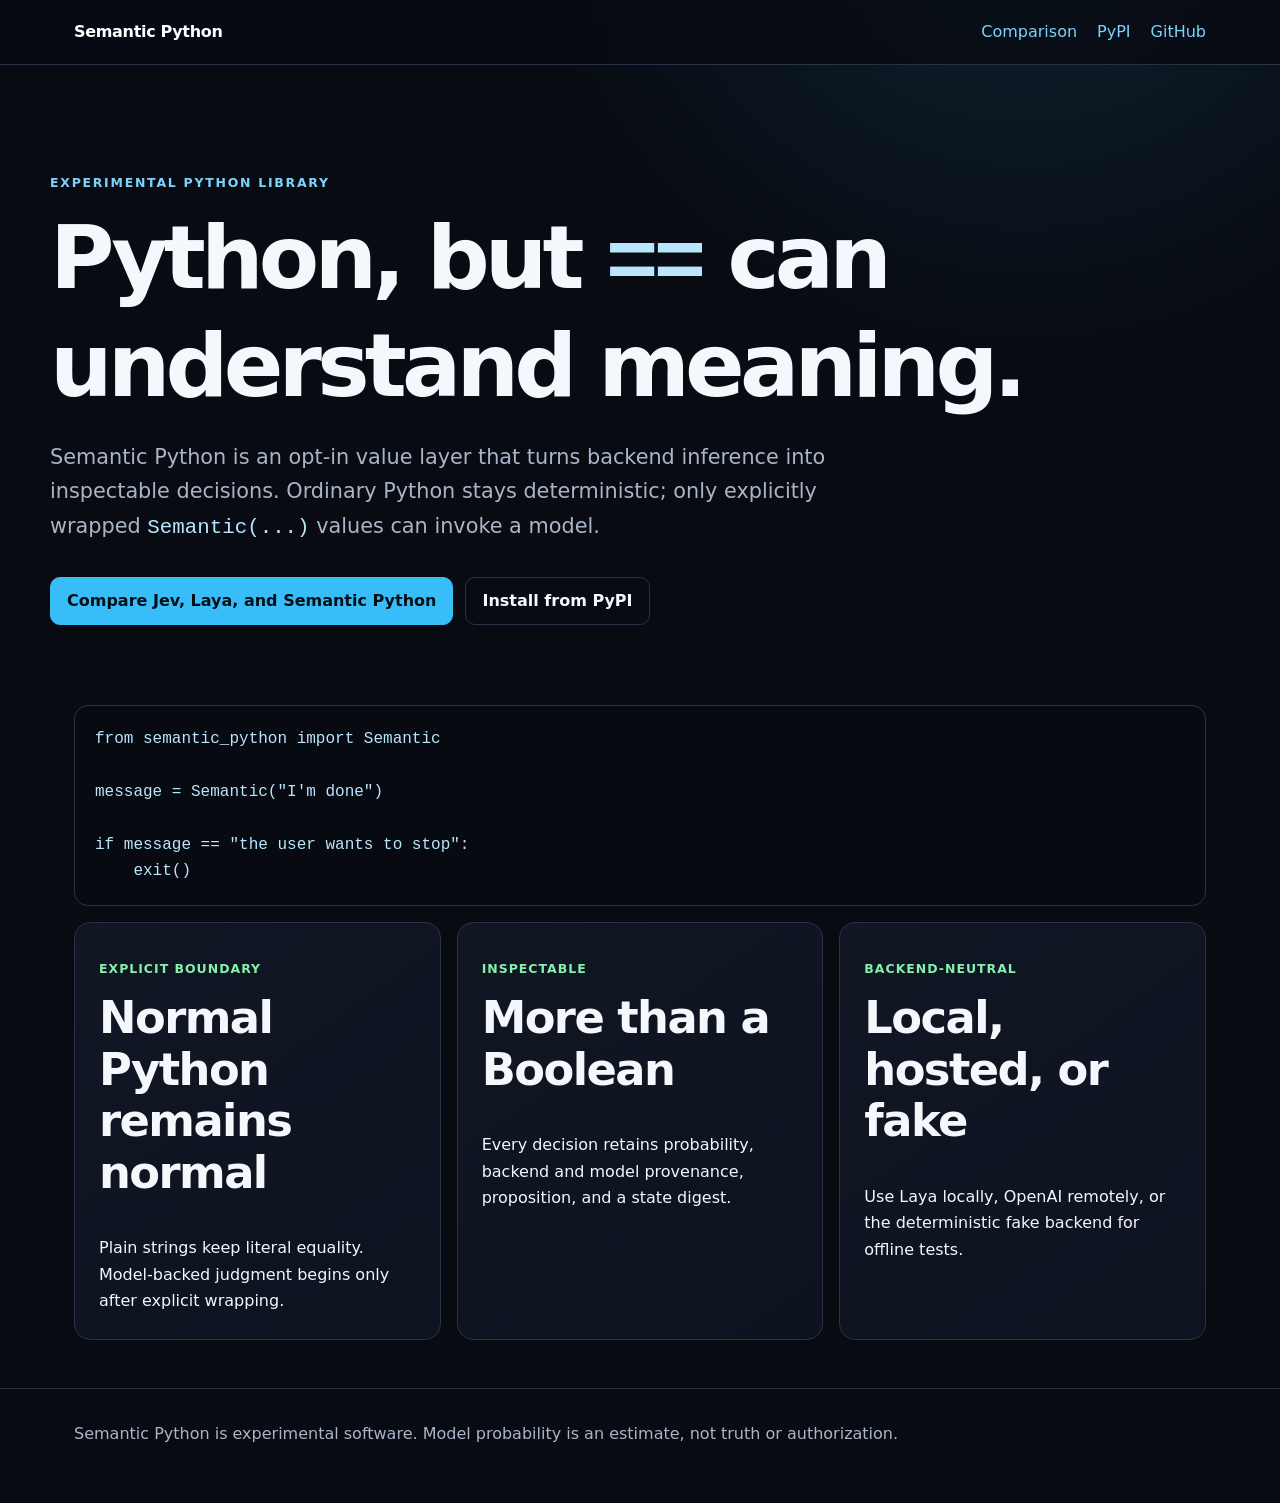
<file: docs/index.html>
<!doctype html>
<html lang="en">
  <head>
    <meta charset="utf-8">
    <meta name="viewport" content="width=device-width, initial-scale=1">
    <title>Semantic Python — inspectable semantic decisions in ordinary Python</title>
    <meta name="description" content="Semantic Python is an opt-in Python value layer for inspectable model-backed decisions with ordinary Python syntax.">
    <link rel="canonical" href="https://sairiteshthela.github.io/semantic-python/">
    <link rel="stylesheet" href="./assets/site.css">
  </head>
  <body>
    <header>
      <nav class="wrap" aria-label="Primary navigation">
        <a class="brand" href="./">Semantic Python</a>
        <div class="nav-links">
          <a href="./comparisons/jev-laya-semantic-python/">Comparison</a>
          <a href="https://pypi.org/project/semantic-python/">PyPI</a>
          <a href="https://github.com/SaiRiteshThela/semantic-python">GitHub</a>
        </div>
      </nav>
    </header>
    <main>
      <section class="hero wrap">
        <p class="eyebrow">Experimental Python library</p>
        <h1>Python, but <code>==</code> can understand meaning.</h1>
        <p class="lede">
          Semantic Python is an opt-in value layer that turns backend inference
          into inspectable decisions. Ordinary Python stays deterministic; only
          explicitly wrapped <code>Semantic(...)</code> values can invoke a model.
        </p>
        <div class="actions">
          <a class="button" href="./comparisons/jev-laya-semantic-python/">Compare Jev, Laya, and Semantic Python</a>
          <a class="button secondary" href="https://github.com/SaiRiteshThela/semantic-python#install">Install from PyPI</a>
        </div>
      </section>
      <section class="wrap">
        <pre><code>from semantic_python import Semantic

message = Semantic("I'm done")

if message == "the user wants to stop":
    exit()</code></pre>
      </section>
      <section class="wrap">
        <div class="grid">
          <article class="card">
            <p class="label">Explicit boundary</p>
            <h2>Normal Python remains normal</h2>
            <p>Plain strings keep literal equality. Model-backed judgment begins only after explicit wrapping.</p>
          </article>
          <article class="card">
            <p class="label">Inspectable</p>
            <h2>More than a Boolean</h2>
            <p>Every decision retains probability, backend and model provenance, proposition, and a state digest.</p>
          </article>
          <article class="card">
            <p class="label">Backend-neutral</p>
            <h2>Local, hosted, or fake</h2>
            <p>Use Laya locally, OpenAI remotely, or the deterministic fake backend for offline tests.</p>
          </article>
        </div>
      </section>
    </main>
    <footer>
      <div class="wrap">Semantic Python is experimental software. Model probability is an estimate, not truth or authorization.</div>
    </footer>
  </body>
</html>
</file>
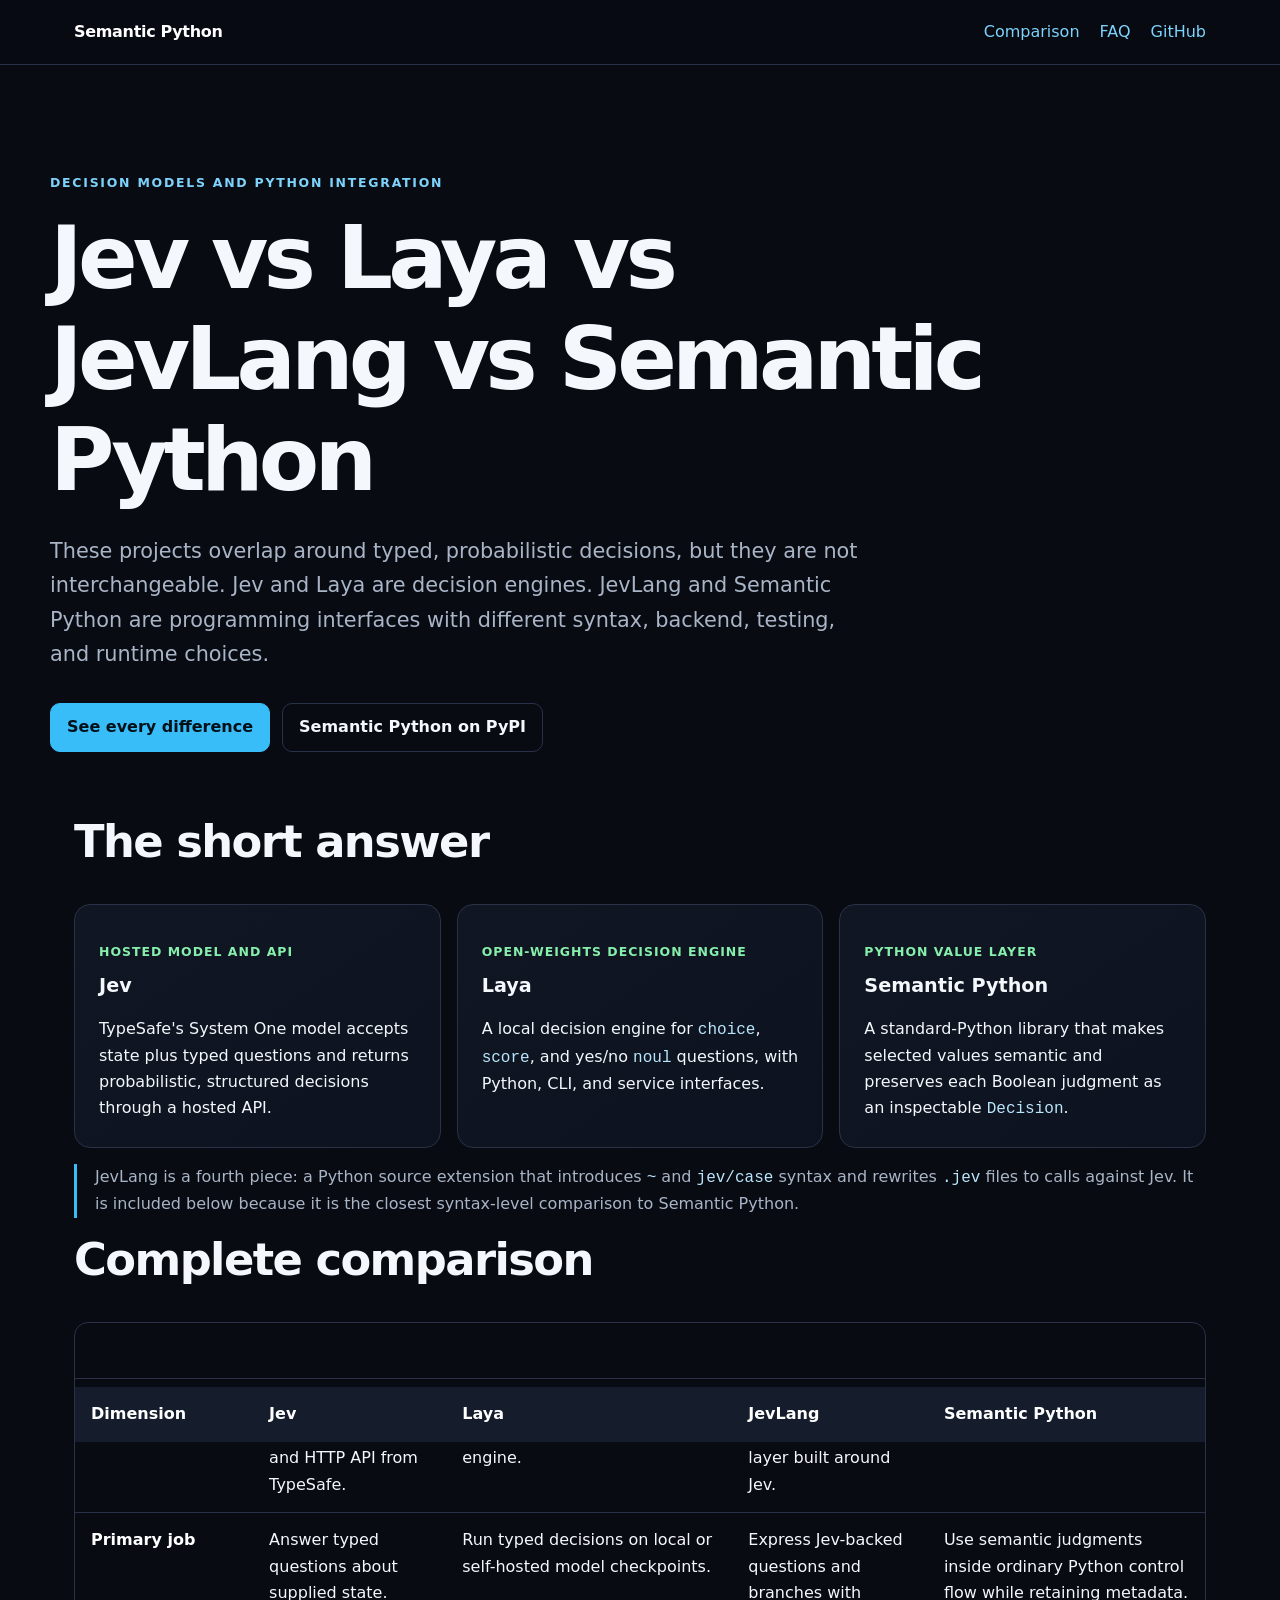
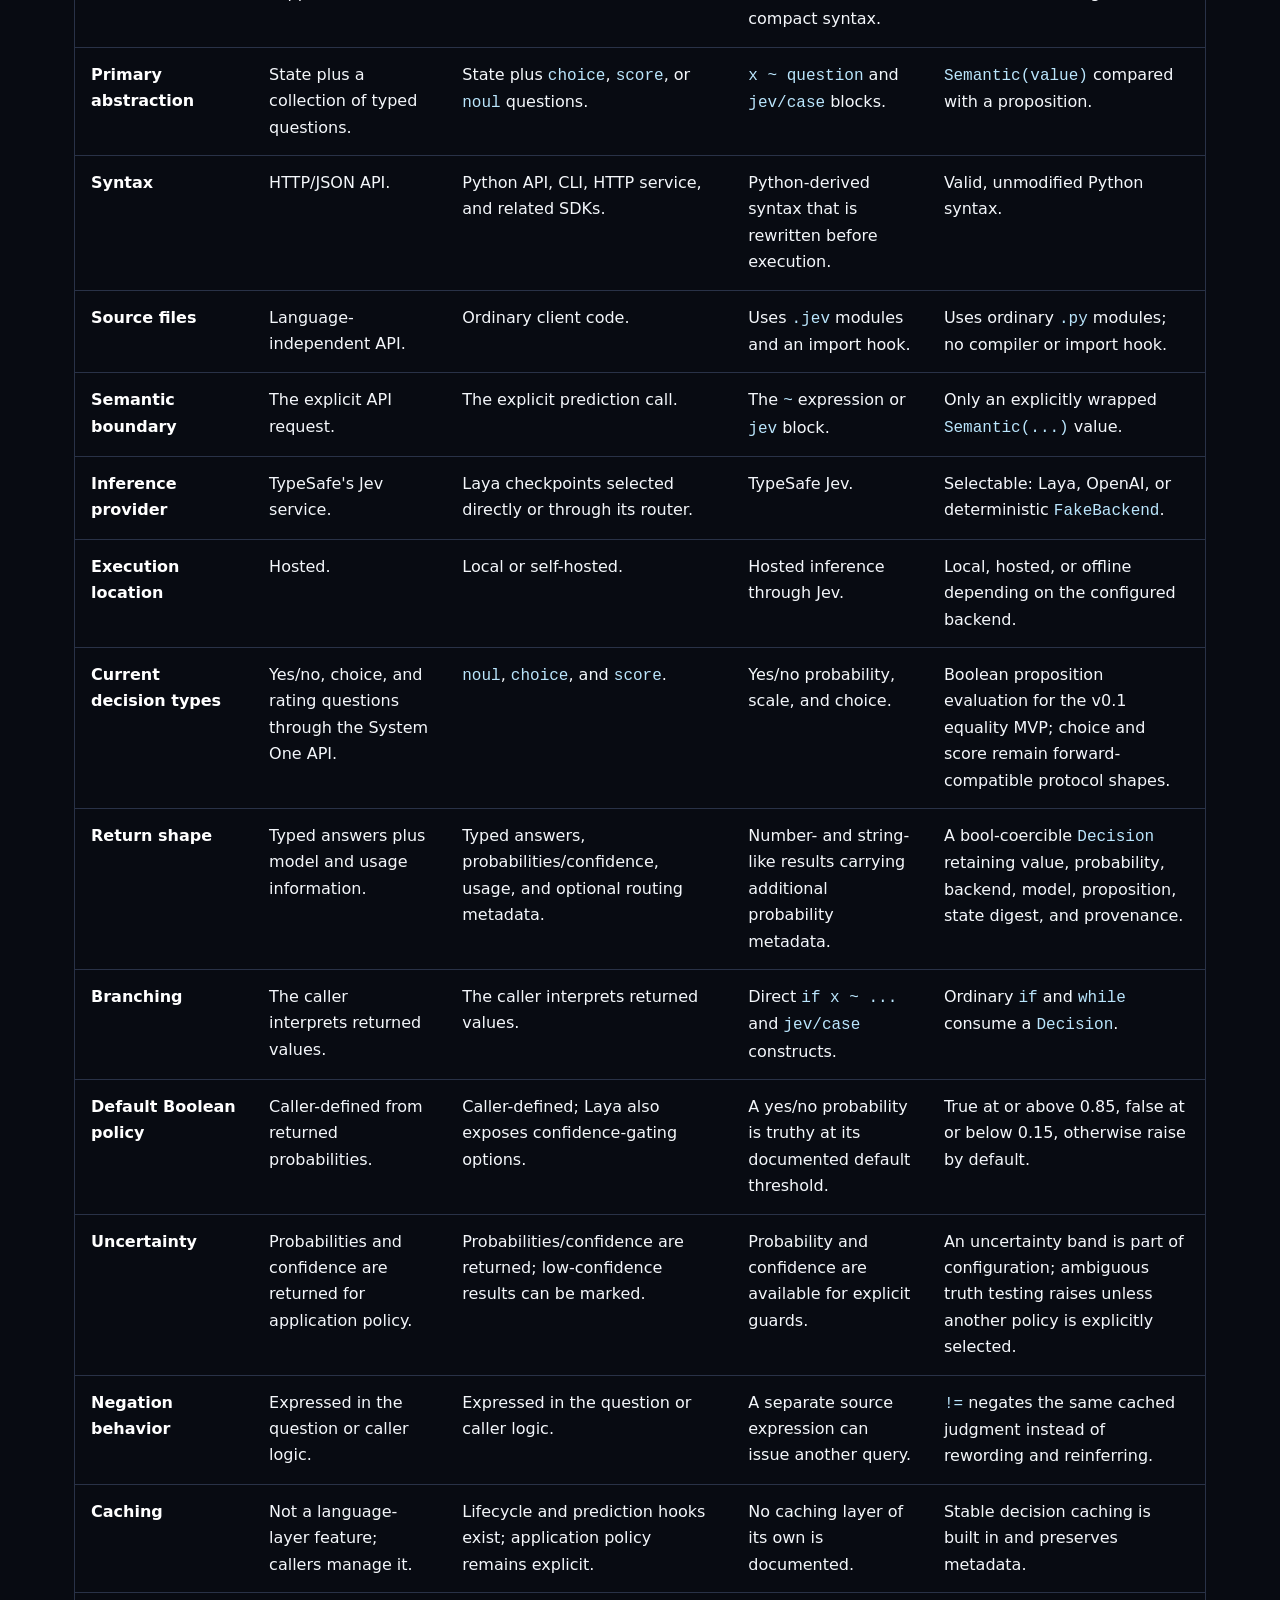
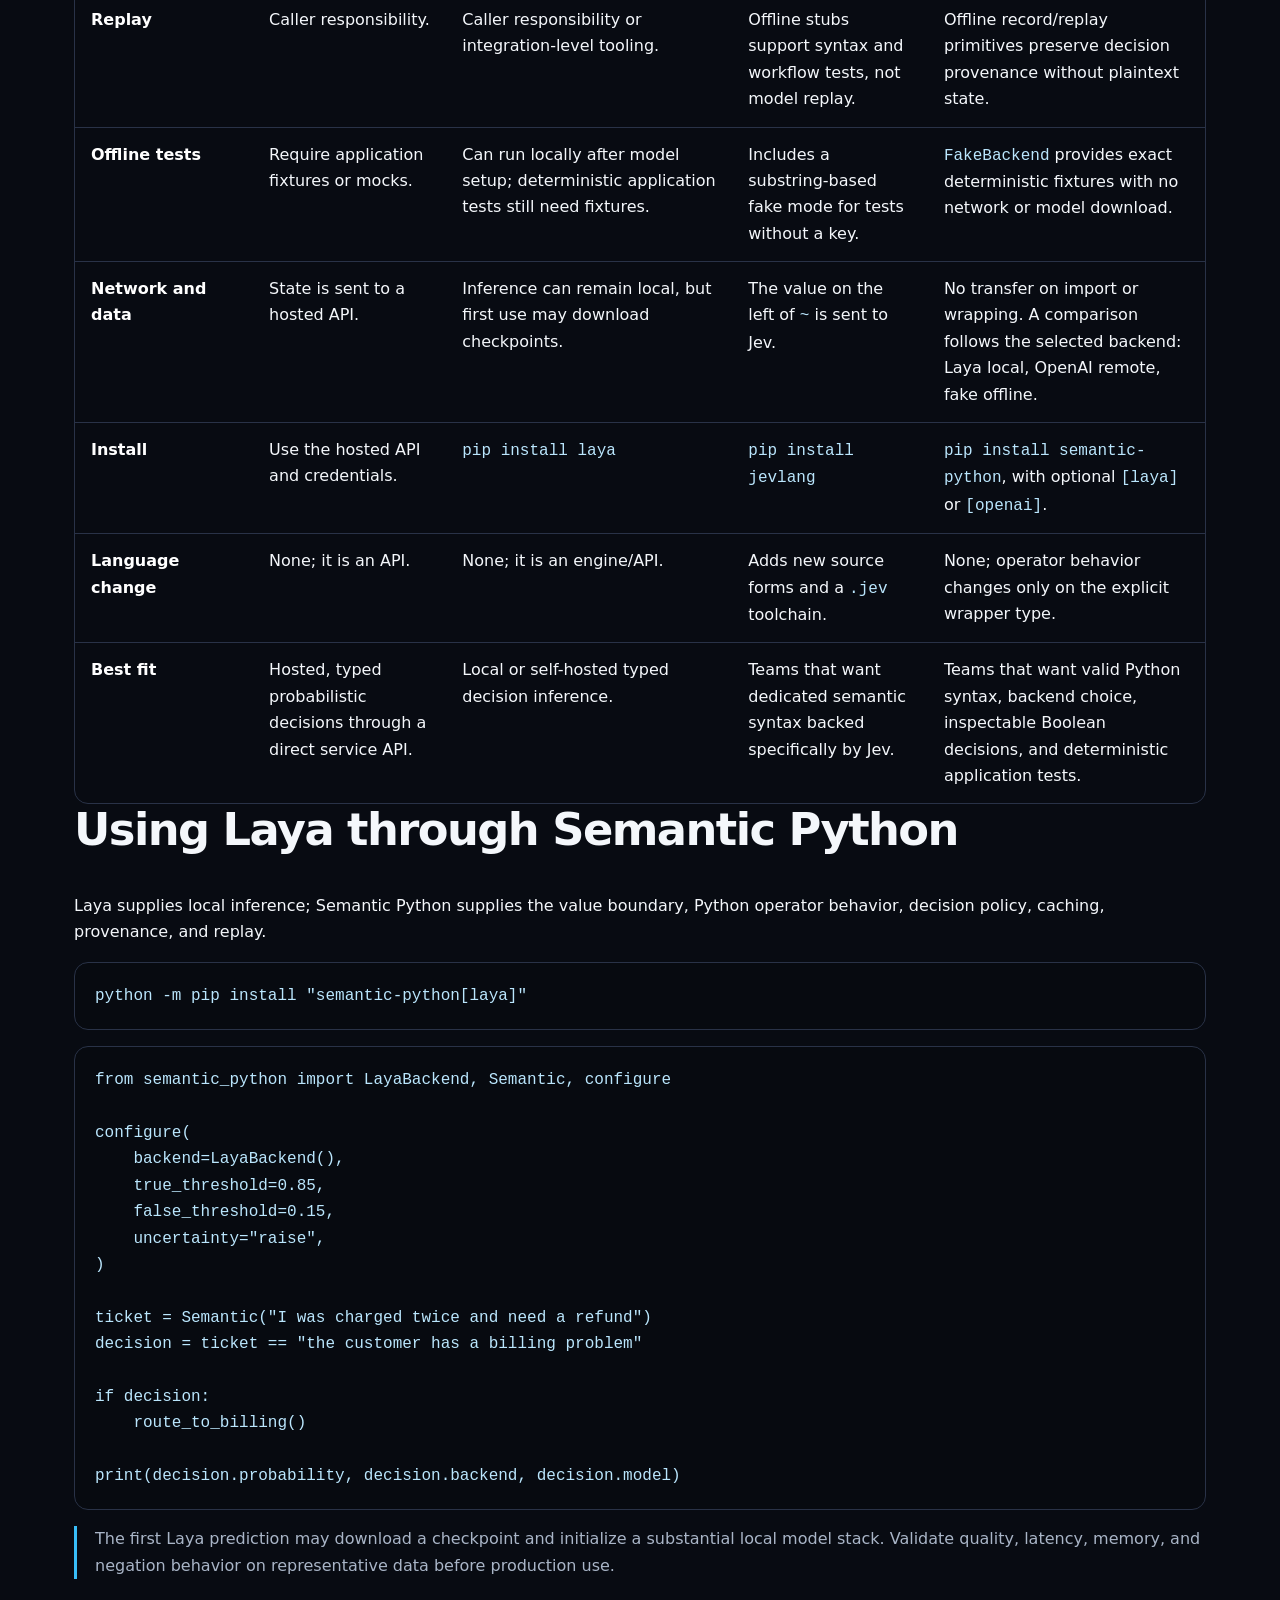
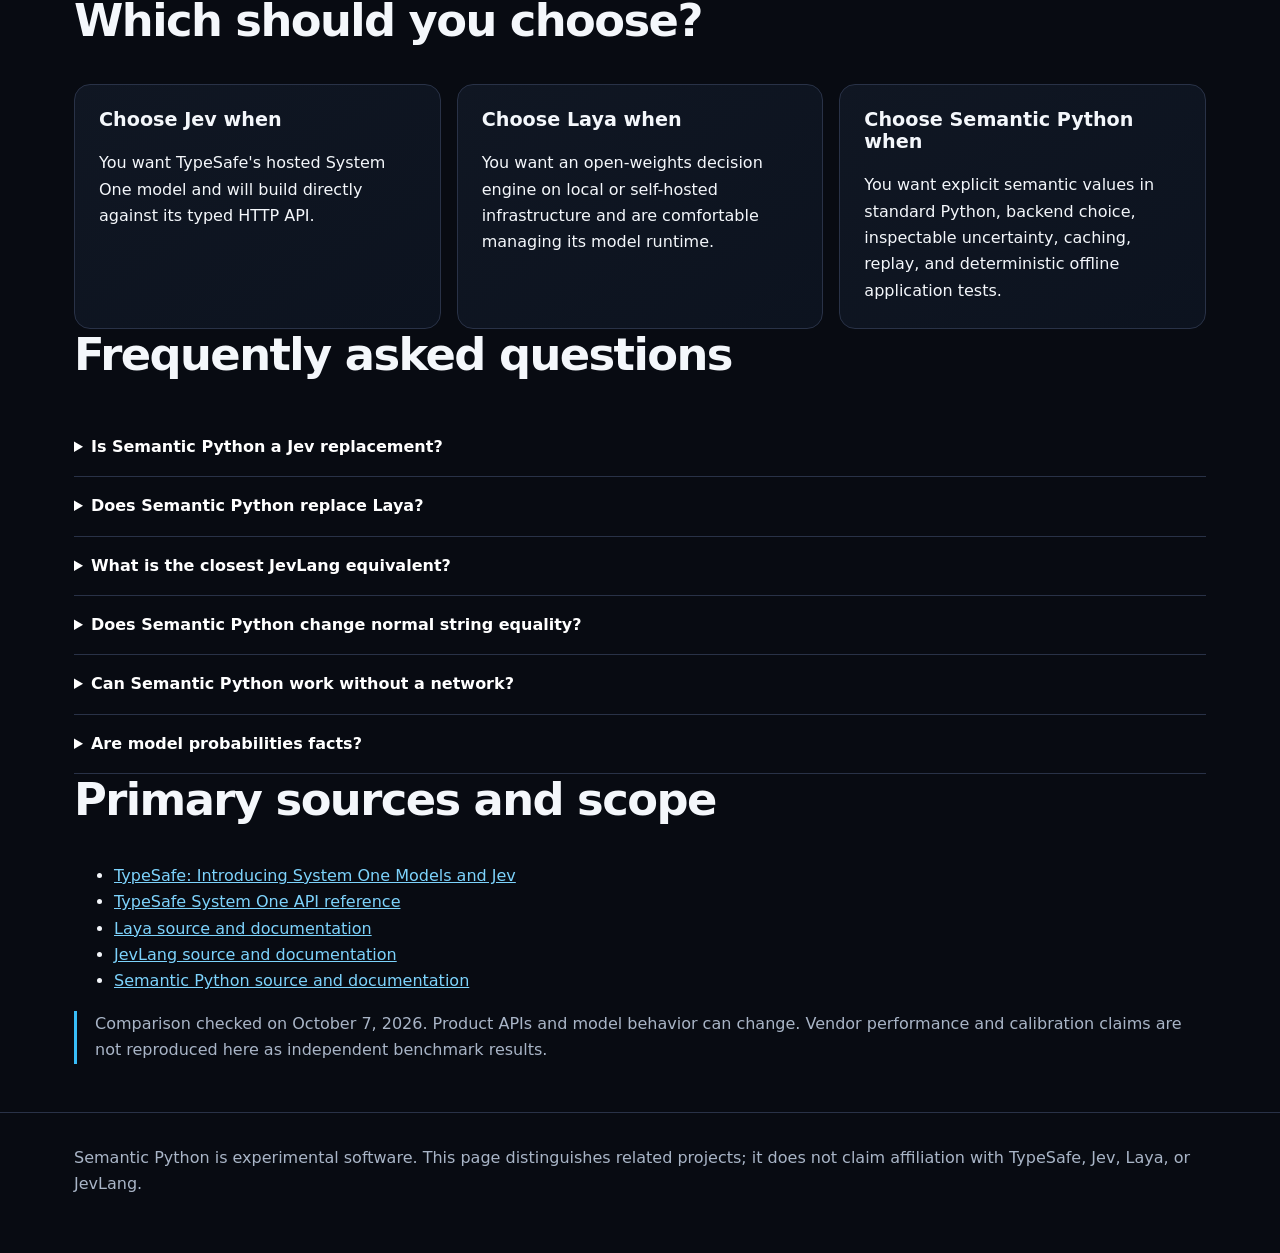
<file: docs/comparisons/jev-laya-semantic-python/index.html>
<!doctype html>
<html lang="en">
  <head>
    <meta charset="utf-8">
    <meta name="viewport" content="width=device-width, initial-scale=1">
    <title>Jev vs Laya vs JevLang vs Semantic Python</title>
    <meta name="description" content="An evidence-based comparison of Jev, Laya, JevLang, and Semantic Python: models, syntax, hosting, decisions, uncertainty, privacy, testing, caching, and use cases.">
    <meta name="keywords" content="Jev alternative, Laya Python, Jev vs Laya, JevLang, semantic Python, semantic if, typed decisions, decision models">
    <meta property="og:title" content="Jev vs Laya vs JevLang vs Semantic Python">
    <meta property="og:description" content="Models, language layers, syntax, backends, uncertainty, privacy, and testing—compared without conflating them.">
    <meta property="og:type" content="article">
    <meta property="og:url" content="https://sairiteshthela.github.io/semantic-python/comparisons/jev-laya-semantic-python/">
    <meta property="og:image" content="https://sairiteshthela.github.io/semantic-python/assets/social-preview.png">
    <link rel="canonical" href="https://sairiteshthela.github.io/semantic-python/comparisons/jev-laya-semantic-python/">
    <link rel="stylesheet" href="../../assets/site.css">
    <script type="application/ld+json">
      {
        "@context": "https://schema.org",
        "@type": "TechArticle",
        "headline": "Jev vs Laya vs JevLang vs Semantic Python",
        "description": "An evidence-based comparison of typed decision models and Python integration layers.",
        "datePublished": "2026-10-07",
        "dateModified": "2026-10-07",
        "author": {"@type": "Person", "name": "Sai Ritesh Thela"},
        "mainEntityOfPage": "https://sairiteshthela.github.io/semantic-python/comparisons/jev-laya-semantic-python/"
      }
    </script>
  </head>
  <body>
    <header>
      <nav class="wrap" aria-label="Primary navigation">
        <a class="brand" href="../../">Semantic Python</a>
        <div class="nav-links">
          <a href="#comparison">Comparison</a>
          <a href="#faq">FAQ</a>
          <a href="https://github.com/SaiRiteshThela/semantic-python">GitHub</a>
        </div>
      </nav>
    </header>

    <main>
      <section class="hero wrap">
        <p class="eyebrow">Decision models and Python integration</p>
        <h1>Jev vs Laya vs JevLang vs Semantic Python</h1>
        <p class="lede">
          These projects overlap around typed, probabilistic decisions, but they
          are not interchangeable. Jev and Laya are decision engines. JevLang and
          Semantic Python are programming interfaces with different syntax,
          backend, testing, and runtime choices.
        </p>
        <div class="actions">
          <a class="button" href="#comparison">See every difference</a>
          <a class="button secondary" href="https://pypi.org/project/semantic-python/">Semantic Python on PyPI</a>
        </div>
      </section>

      <section class="wrap" aria-labelledby="short-answer">
        <h2 id="short-answer">The short answer</h2>
        <div class="grid">
          <article class="card">
            <p class="label">Hosted model and API</p>
            <h3>Jev</h3>
            <p>TypeSafe's System One model accepts state plus typed questions and returns probabilistic, structured decisions through a hosted API.</p>
          </article>
          <article class="card">
            <p class="label">Open-weights decision engine</p>
            <h3>Laya</h3>
            <p>A local decision engine for <code>choice</code>, <code>score</code>, and yes/no <code>noul</code> questions, with Python, CLI, and service interfaces.</p>
          </article>
          <article class="card">
            <p class="label">Python value layer</p>
            <h3>Semantic Python</h3>
            <p>A standard-Python library that makes selected values semantic and preserves each Boolean judgment as an inspectable <code>Decision</code>.</p>
          </article>
        </div>
        <p class="note">
          JevLang is a fourth piece: a Python source extension that introduces
          <code>~</code> and <code>jev/case</code> syntax and rewrites <code>.jev</code>
          files to calls against Jev. It is included below because it is the closest
          syntax-level comparison to Semantic Python.
        </p>
      </section>

      <section class="wrap" id="comparison" aria-labelledby="comparison-title">
        <h2 id="comparison-title">Complete comparison</h2>
        <div class="table-wrap">
          <table>
            <thead>
              <tr>
                <th>Dimension</th>
                <th>Jev</th>
                <th>Laya</th>
                <th>JevLang</th>
                <th>Semantic Python</th>
              </tr>
            </thead>
            <tbody>
              <tr>
                <td>What it is</td>
                <td>A hosted System One decision model and HTTP API from TypeSafe.</td>
                <td>An open-weights, non-autoregressive decision engine.</td>
                <td>A Python source extension and client layer built around Jev.</td>
                <td>An opt-in Python value and decision layer.</td>
              </tr>
              <tr>
                <td>Primary job</td>
                <td>Answer typed questions about supplied state.</td>
                <td>Run typed decisions on local or self-hosted model checkpoints.</td>
                <td>Express Jev-backed questions and branches with compact syntax.</td>
                <td>Use semantic judgments inside ordinary Python control flow while retaining metadata.</td>
              </tr>
              <tr>
                <td>Primary abstraction</td>
                <td>State plus a collection of typed questions.</td>
                <td>State plus <code>choice</code>, <code>score</code>, or <code>noul</code> questions.</td>
                <td><code>x ~ question</code> and <code>jev/case</code> blocks.</td>
                <td><code>Semantic(value)</code> compared with a proposition.</td>
              </tr>
              <tr>
                <td>Syntax</td>
                <td>HTTP/JSON API.</td>
                <td>Python API, CLI, HTTP service, and related SDKs.</td>
                <td>Python-derived syntax that is rewritten before execution.</td>
                <td>Valid, unmodified Python syntax.</td>
              </tr>
              <tr>
                <td>Source files</td>
                <td>Language-independent API.</td>
                <td>Ordinary client code.</td>
                <td>Uses <code>.jev</code> modules and an import hook.</td>
                <td>Uses ordinary <code>.py</code> modules; no compiler or import hook.</td>
              </tr>
              <tr>
                <td>Semantic boundary</td>
                <td>The explicit API request.</td>
                <td>The explicit prediction call.</td>
                <td>The <code>~</code> expression or <code>jev</code> block.</td>
                <td>Only an explicitly wrapped <code>Semantic(...)</code> value.</td>
              </tr>
              <tr>
                <td>Inference provider</td>
                <td>TypeSafe's Jev service.</td>
                <td>Laya checkpoints selected directly or through its router.</td>
                <td>TypeSafe Jev.</td>
                <td>Selectable: Laya, OpenAI, or deterministic <code>FakeBackend</code>.</td>
              </tr>
              <tr>
                <td>Execution location</td>
                <td>Hosted.</td>
                <td>Local or self-hosted.</td>
                <td>Hosted inference through Jev.</td>
                <td>Local, hosted, or offline depending on the configured backend.</td>
              </tr>
              <tr>
                <td>Current decision types</td>
                <td>Yes/no, choice, and rating questions through the System One API.</td>
                <td><code>noul</code>, <code>choice</code>, and <code>score</code>.</td>
                <td>Yes/no probability, scale, and choice.</td>
                <td>Boolean proposition evaluation for the v0.1 equality MVP; choice and score remain forward-compatible protocol shapes.</td>
              </tr>
              <tr>
                <td>Return shape</td>
                <td>Typed answers plus model and usage information.</td>
                <td>Typed answers, probabilities/confidence, usage, and optional routing metadata.</td>
                <td>Number- and string-like results carrying additional probability metadata.</td>
                <td>A bool-coercible <code>Decision</code> retaining value, probability, backend, model, proposition, state digest, and provenance.</td>
              </tr>
              <tr>
                <td>Branching</td>
                <td>The caller interprets returned values.</td>
                <td>The caller interprets returned values.</td>
                <td>Direct <code>if x ~ ...</code> and <code>jev/case</code> constructs.</td>
                <td>Ordinary <code>if</code> and <code>while</code> consume a <code>Decision</code>.</td>
              </tr>
              <tr>
                <td>Default Boolean policy</td>
                <td>Caller-defined from returned probabilities.</td>
                <td>Caller-defined; Laya also exposes confidence-gating options.</td>
                <td>A yes/no probability is truthy at its documented default threshold.</td>
                <td>True at or above 0.85, false at or below 0.15, otherwise raise by default.</td>
              </tr>
              <tr>
                <td>Uncertainty</td>
                <td>Probabilities and confidence are returned for application policy.</td>
                <td>Probabilities/confidence are returned; low-confidence results can be marked.</td>
                <td>Probability and confidence are available for explicit guards.</td>
                <td>An uncertainty band is part of configuration; ambiguous truth testing raises unless another policy is explicitly selected.</td>
              </tr>
              <tr>
                <td>Negation behavior</td>
                <td>Expressed in the question or caller logic.</td>
                <td>Expressed in the question or caller logic.</td>
                <td>A separate source expression can issue another query.</td>
                <td><code>!=</code> negates the same cached judgment instead of rewording and reinferring.</td>
              </tr>
              <tr>
                <td>Caching</td>
                <td>Not a language-layer feature; callers manage it.</td>
                <td>Lifecycle and prediction hooks exist; application policy remains explicit.</td>
                <td>No caching layer of its own is documented.</td>
                <td>Stable decision caching is built in and preserves metadata.</td>
              </tr>
              <tr>
                <td>Replay</td>
                <td>Caller responsibility.</td>
                <td>Caller responsibility or integration-level tooling.</td>
                <td>Offline stubs support syntax and workflow tests, not model replay.</td>
                <td>Offline record/replay primitives preserve decision provenance without plaintext state.</td>
              </tr>
              <tr>
                <td>Offline tests</td>
                <td>Require application fixtures or mocks.</td>
                <td>Can run locally after model setup; deterministic application tests still need fixtures.</td>
                <td>Includes a substring-based fake mode for tests without a key.</td>
                <td><code>FakeBackend</code> provides exact deterministic fixtures with no network or model download.</td>
              </tr>
              <tr>
                <td>Network and data</td>
                <td>State is sent to a hosted API.</td>
                <td>Inference can remain local, but first use may download checkpoints.</td>
                <td>The value on the left of <code>~</code> is sent to Jev.</td>
                <td>No transfer on import or wrapping. A comparison follows the selected backend: Laya local, OpenAI remote, fake offline.</td>
              </tr>
              <tr>
                <td>Install</td>
                <td>Use the hosted API and credentials.</td>
                <td><code>pip install laya</code></td>
                <td><code>pip install jevlang</code></td>
                <td><code>pip install semantic-python</code>, with optional <code>[laya]</code> or <code>[openai]</code>.</td>
              </tr>
              <tr>
                <td>Language change</td>
                <td>None; it is an API.</td>
                <td>None; it is an engine/API.</td>
                <td>Adds new source forms and a <code>.jev</code> toolchain.</td>
                <td>None; operator behavior changes only on the explicit wrapper type.</td>
              </tr>
              <tr>
                <td>Best fit</td>
                <td>Hosted, typed probabilistic decisions through a direct service API.</td>
                <td>Local or self-hosted typed decision inference.</td>
                <td>Teams that want dedicated semantic syntax backed specifically by Jev.</td>
                <td>Teams that want valid Python syntax, backend choice, inspectable Boolean decisions, and deterministic application tests.</td>
              </tr>
            </tbody>
          </table>
        </div>
      </section>

      <section class="wrap" aria-labelledby="example-title">
        <h2 id="example-title">Using Laya through Semantic Python</h2>
        <p>
          Laya supplies local inference; Semantic Python supplies the value boundary,
          Python operator behavior, decision policy, caching, provenance, and replay.
        </p>
        <pre><code>python -m pip install "semantic-python[laya]"</code></pre>
        <pre><code>from semantic_python import LayaBackend, Semantic, configure

configure(
    backend=LayaBackend(),
    true_threshold=0.85,
    false_threshold=0.15,
    uncertainty="raise",
)

ticket = Semantic("I was charged twice and need a refund")
decision = ticket == "the customer has a billing problem"

if decision:
    route_to_billing()

print(decision.probability, decision.backend, decision.model)</code></pre>
        <p class="note">
          The first Laya prediction may download a checkpoint and initialize a
          substantial local model stack. Validate quality, latency, memory, and
          negation behavior on representative data before production use.
        </p>
      </section>

      <section class="wrap" aria-labelledby="choice-title">
        <h2 id="choice-title">Which should you choose?</h2>
        <div class="grid">
          <article class="card">
            <h3>Choose Jev when</h3>
            <p>You want TypeSafe's hosted System One model and will build directly against its typed HTTP API.</p>
          </article>
          <article class="card">
            <h3>Choose Laya when</h3>
            <p>You want an open-weights decision engine on local or self-hosted infrastructure and are comfortable managing its model runtime.</p>
          </article>
          <article class="card">
            <h3>Choose Semantic Python when</h3>
            <p>You want explicit semantic values in standard Python, backend choice, inspectable uncertainty, caching, replay, and deterministic offline application tests.</p>
          </article>
        </div>
      </section>

      <section class="wrap faq" id="faq" aria-labelledby="faq-title">
        <h2 id="faq-title">Frequently asked questions</h2>
        <details>
          <summary>Is Semantic Python a Jev replacement?</summary>
          <p>No. Jev is a model/API; Semantic Python is a Python value layer. A future Jev adapter is roadmap research, not a current integration.</p>
        </details>
        <details>
          <summary>Does Semantic Python replace Laya?</summary>
          <p>No. Laya can provide the inference behind Semantic Python. The two projects operate at different layers and can be used together.</p>
        </details>
        <details>
          <summary>What is the closest JevLang equivalent?</summary>
          <p><code>x ~ "question"</code> in JevLang is closest in intent to <code>Semantic(x) == "proposition"</code>, but Semantic Python uses ordinary <code>.py</code> syntax, an explicit wrapper, and a backend-neutral decision protocol.</p>
        </details>
        <details>
          <summary>Does Semantic Python change normal string equality?</summary>
          <p>No. <code>"done" == "the user wants to stop"</code> remains ordinary deterministic Python. Only <code>Semantic("done")</code> crosses the model-backed boundary.</p>
        </details>
        <details>
          <summary>Can Semantic Python work without a network?</summary>
          <p>Yes. <code>FakeBackend</code> is entirely offline, and Laya inference can run locally after its model artifacts are available. The OpenAI backend sends the complete wrapped state and proposition to a hosted service.</p>
        </details>
        <details>
          <summary>Are model probabilities facts?</summary>
          <p>No. They are estimates that require evaluation on the intended domain. Consequential actions need conservative thresholds and an explicit review or fallback path.</p>
        </details>
      </section>

      <section class="wrap" aria-labelledby="sources-title">
        <h2 id="sources-title">Primary sources and scope</h2>
        <ul>
          <li><a href="https://typesafe.ai/blog/introducing-system-one-models-and-jev">TypeSafe: Introducing System One Models and Jev</a></li>
          <li><a href="https://api.typesafe.ai/redoc">TypeSafe System One API reference</a></li>
          <li><a href="https://github.com/NandhaKishorM/laya">Laya source and documentation</a></li>
          <li><a href="https://github.com/sumanmichael/jevlang">JevLang source and documentation</a></li>
          <li><a href="https://github.com/SaiRiteshThela/semantic-python">Semantic Python source and documentation</a></li>
        </ul>
        <p class="note">
          Comparison checked on October 7, 2026. Product APIs and model behavior
          can change. Vendor performance and calibration claims are not reproduced
          here as independent benchmark results.
        </p>
      </section>
    </main>

    <footer>
      <div class="wrap">
        Semantic Python is experimental software. This page distinguishes related
        projects; it does not claim affiliation with TypeSafe, Jev, Laya, or JevLang.
      </div>
    </footer>
  </body>
</html>
</file>
<file: docs/assets/site.css>
:root {
  color-scheme: dark;
  --bg: #080b12;
  --panel: #111724;
  --panel-soft: #0d1320;
  --text: #f4f7fb;
  --muted: #a9b5c7;
  --line: #293247;
  --accent: #7dd3fc;
  --accent-strong: #38bdf8;
  --green: #86efac;
  --code: #070a10;
  font-family: Inter, ui-sans-serif, system-ui, -apple-system, BlinkMacSystemFont,
    "Segoe UI", sans-serif;
}

* {
  box-sizing: border-box;
}

html {
  scroll-behavior: smooth;
}

body {
  background:
    radial-gradient(circle at 80% -10%, rgb(56 189 248 / 14%), transparent 32rem),
    var(--bg);
  color: var(--text);
  line-height: 1.65;
  margin: 0;
}

a {
  color: var(--accent);
}

a:hover {
  color: white;
}

.wrap {
  margin: 0 auto;
  max-width: 1180px;
  padding: 0 24px;
}

header {
  backdrop-filter: blur(16px);
  background: rgb(8 11 18 / 78%);
  border-bottom: 1px solid var(--line);
  position: sticky;
  top: 0;
  z-index: 10;
}

nav {
  align-items: center;
  display: flex;
  justify-content: space-between;
  min-height: 64px;
}

nav a {
  text-decoration: none;
}

.brand {
  color: white;
  font-weight: 750;
  letter-spacing: -0.02em;
}

.nav-links {
  display: flex;
  gap: 20px;
}

.hero {
  padding: 96px 0 64px;
}

.eyebrow {
  color: var(--accent);
  font-size: 0.78rem;
  font-weight: 800;
  letter-spacing: 0.14em;
  text-transform: uppercase;
}

h1,
h2,
h3 {
  line-height: 1.15;
  margin-top: 0;
}

h1 {
  font-size: clamp(2.6rem, 7vw, 5.5rem);
  letter-spacing: -0.055em;
  margin-bottom: 24px;
  max-width: 980px;
}

h2 {
  font-size: clamp(1.8rem, 4vw, 2.8rem);
  letter-spacing: -0.035em;
}

h3 {
  font-size: 1.2rem;
}

.lede {
  color: var(--muted);
  font-size: clamp(1.05rem, 2vw, 1.3rem);
  max-width: 820px;
}

.actions {
  display: flex;
  flex-wrap: wrap;
  gap: 12px;
  margin-top: 32px;
}

.button {
  background: var(--accent-strong);
  border: 1px solid var(--accent-strong);
  border-radius: 10px;
  color: #001018;
  display: inline-block;
  font-weight: 750;
  padding: 10px 16px;
  text-decoration: none;
}

.button.secondary {
  background: transparent;
  border-color: var(--line);
  color: var(--text);
}

section {
  padding: 42px 0;
}

.grid {
  display: grid;
  gap: 16px;
  grid-template-columns: repeat(3, minmax(0, 1fr));
}

.card {
  background: linear-gradient(145deg, rgb(17 23 36 / 94%), rgb(13 19 32 / 94%));
  border: 1px solid var(--line);
  border-radius: 16px;
  padding: 24px;
}

.card p:last-child {
  margin-bottom: 0;
}

.label {
  color: var(--green);
  font-size: 0.78rem;
  font-weight: 800;
  letter-spacing: 0.08em;
  text-transform: uppercase;
}

.table-wrap {
  border: 1px solid var(--line);
  border-radius: 14px;
  overflow-x: auto;
}

table {
  border-collapse: collapse;
  min-width: 980px;
  width: 100%;
}

th,
td {
  border-bottom: 1px solid var(--line);
  padding: 14px 16px;
  text-align: left;
  vertical-align: top;
}

th {
  background: #151d2d;
  color: white;
  position: sticky;
  top: 64px;
}

th:first-child,
td:first-child {
  color: white;
  font-weight: 700;
  min-width: 170px;
}

tr:last-child td {
  border-bottom: 0;
}

code,
pre {
  font-family: "SFMono-Regular", Consolas, "Liberation Mono", monospace;
}

code {
  color: #bae6fd;
}

pre {
  background: var(--code);
  border: 1px solid var(--line);
  border-radius: 14px;
  overflow-x: auto;
  padding: 20px;
}

.note {
  border-left: 3px solid var(--accent-strong);
  color: var(--muted);
  padding-left: 18px;
}

.faq details {
  border-bottom: 1px solid var(--line);
  padding: 16px 0;
}

.faq summary {
  color: white;
  cursor: pointer;
  font-weight: 750;
}

footer {
  border-top: 1px solid var(--line);
  color: var(--muted);
  margin-top: 48px;
  padding: 32px 0 56px;
}

@media (max-width: 780px) {
  .grid {
    grid-template-columns: 1fr;
  }

  .nav-links a:not(:last-child) {
    display: none;
  }

  .hero {
    padding-top: 64px;
  }
}
</file>
